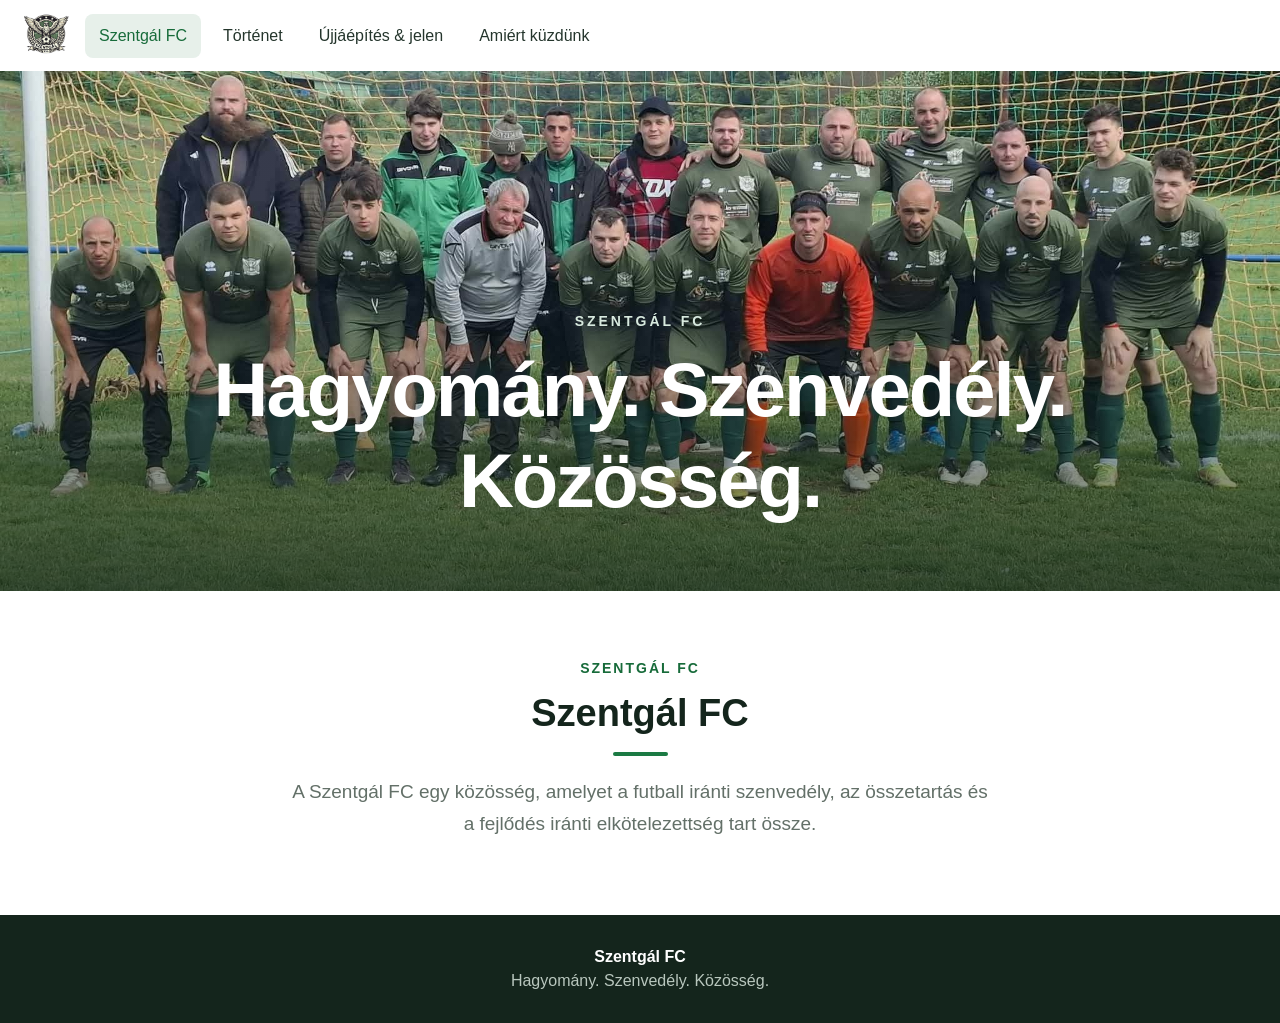
<file: index.html>
<!doctype html>
<html lang="hu">
<head>
  <meta charset="utf-8">
  <meta name="viewport" content="width=device-width, initial-scale=1">
  <title>Szentgál FC – Főoldal</title>
  <link href="https://cdn.jsdelivr.net/npm/bootstrap@5.0.2/dist/css/bootstrap.min.css" rel="stylesheet" integrity="sha384-EVSTQN3/azprG1Anm3QDgpJLIm9Nao0Yz1ztcQTwFspd3yD65VohhpuuCOmLASjC" crossorigin="anonymous">
  <link href="style.css" rel="stylesheet">
  <link rel="icon" type="image/x-icon" href="./img/logo.png">
</head>
<body>

<nav class="navbar navbar-expand-lg navbar-light">
  <div class="container-fluid px-4">
    <a class="navbar-brand" href="index.html">
      <img src="./img/logo.png" alt="Szentgál FC logo">
    </a>
    <button class="navbar-toggler" type="button" data-bs-toggle="collapse" data-bs-target="#navbarSupportedContent" aria-controls="navbarSupportedContent" aria-expanded="false" aria-label="Navigáció megnyitása">
      <span class="navbar-toggler-icon"></span>
    </button>
    <div class="collapse navbar-collapse" id="navbarSupportedContent">
      <ul class="navbar-nav me-auto mb-2 mb-lg-0">
        <li class="nav-item">
          <a class="nav-link active" href="index.html">Szentgál FC</a>
        </li>
        <li class="nav-item">
          <a class="nav-link" href="tortenet.html">Történet</a>
        </li>
        <li class="nav-item">
          <a class="nav-link" href="ujjaepites.html">Újjáépítés &amp; jelen</a>
        </li>
        <li class="nav-item">
          <a class="nav-link" href="kuzdunk.html">Amiért küzdünk</a>
        </li>
      </ul>
    </div>
  </div>
</nav>

<section class="hero">
  <img src="./img/csapatkep.png" alt="Szentgál FC csapata">
  <div class="hero-overlay"></div>
  <div class="hero-content">
    <span class="hero-label">Szentgál FC</span>
    <h1>Hagyomány. Szenvedély. Közösség.</h1>
  </div>
</section>

<section class="intro">
  <div class="container">
    <span class="page-label">Szentgál FC</span>
    <h2>Szentgál FC</h2>
    <p>
      A Szentgál FC egy közösség, amelyet a futball iránti szenvedély,
      az összetartás és a fejlődés iránti elkötelezettség tart össze.
    </p>
  </div>
</section>

<footer>
  <strong>Szentgál FC</strong><br>
  Hagyomány. Szenvedély. Közösség.
</footer>

<script src="https://cdn.jsdelivr.net/npm/bootstrap@5.0.2/dist/js/bootstrap.bundle.min.js" integrity="sha384-MrcW6ZMFYlzcLA8Nl+NtUVF0sA7MsXsP1UyJoMp4YLEuNSfAP+JcXn/tWtIaxVXM" crossorigin="anonymous"></script>
</body>
</html>
</file>
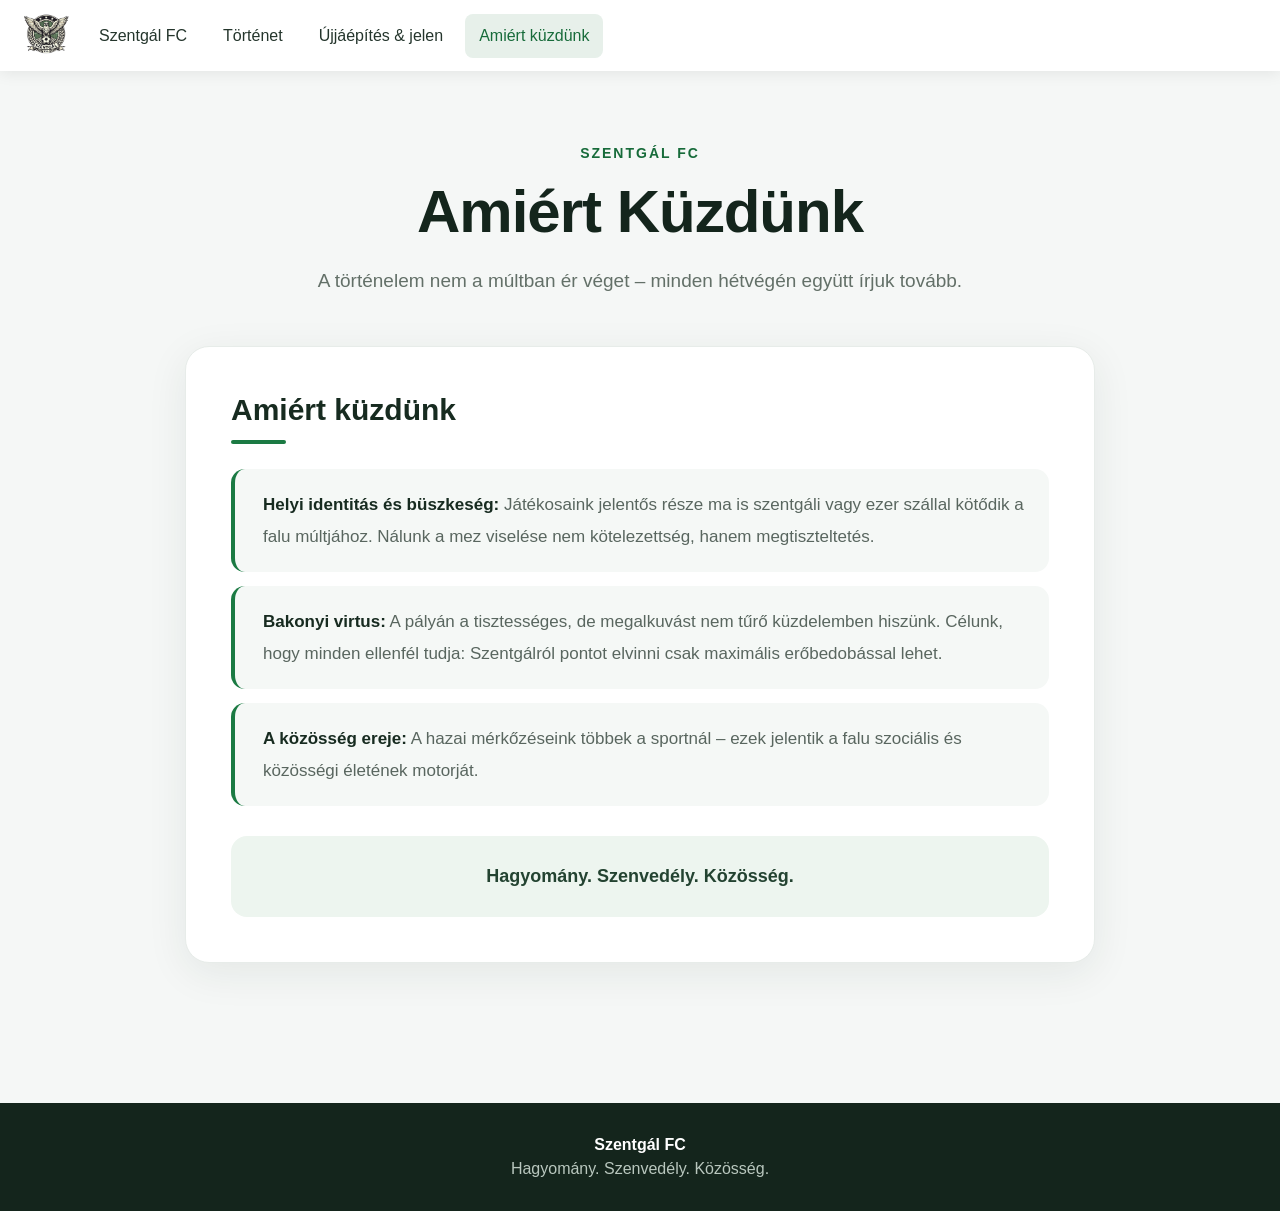
<file: kuzdunk.html>
<!doctype html>
<html lang="hu">
<head>
  <meta charset="utf-8">
  <meta name="viewport" content="width=device-width, initial-scale=1">
  <title>Szentgál FC – Amiért küzdünk</title>
  <link href="https://cdn.jsdelivr.net/npm/bootstrap@5.0.2/dist/css/bootstrap.min.css" rel="stylesheet" integrity="sha384-EVSTQN3/azprG1Anm3QDgpJLIm9Nao0Yz1ztcQTwFspd3yD65VohhpuuCOmLASjC" crossorigin="anonymous">
  <link href="style.css" rel="stylesheet">
  <link rel="icon" type="image/x-icon" href="./img/logo.png">
</head>
<body>

<nav class="navbar navbar-expand-lg navbar-light">
  <div class="container-fluid px-4">
    <a class="navbar-brand" href="index.html">
      <img src="./img/logo.png" alt="Szentgál FC logo">
    </a>
    <button class="navbar-toggler" type="button" data-bs-toggle="collapse" data-bs-target="#navbarSupportedContent" aria-controls="navbarSupportedContent" aria-expanded="false" aria-label="Navigáció megnyitása">
      <span class="navbar-toggler-icon"></span>
    </button>
    <div class="collapse navbar-collapse" id="navbarSupportedContent">
      <ul class="navbar-nav me-auto mb-2 mb-lg-0">
        <li class="nav-item">
          <a class="nav-link" href="index.html">Szentgál FC</a>
        </li>
        <li class="nav-item">
          <a class="nav-link" href="tortenet.html">Történet</a>
        </li>
        <li class="nav-item">
          <a class="nav-link" href="ujjaepites.html">Újjáépítés &amp; jelen</a>
        </li>
        <li class="nav-item">
          <a class="nav-link active" href="kuzdunk.html">Amiért küzdünk</a>
        </li>
      </ul>
    </div>
  </div>
</nav>

<main class="main-content">

  <section class="page-header">
    <span class="page-label">Szentgál FC</span>
    <h1>Amiért Küzdünk</h1>
    <p>A történelem nem a múltban ér véget – minden hétvégén együtt írjuk tovább.</p>
  </section>

  <section class="content-card">
    <h2>Amiért küzdünk</h2>

    <ul class="feature-list">
      <li>
        <b>Helyi identitás és büszkeség:</b>
        Játékosaink jelentős része ma is szentgáli vagy ezer szállal kötődik a falu múltjához.
        Nálunk a mez viselése nem kötelezettség, hanem megtiszteltetés.
      </li>
      <li>
        <b>Bakonyi virtus:</b>
        A pályán a tisztességes, de megalkuvást nem tűrő küzdelemben hiszünk.
        Célunk, hogy minden ellenfél tudja: Szentgálról pontot elvinni csak maximális
        erőbedobással lehet.
      </li>
      <li>
        <b>A közösség ereje:</b>
        A hazai mérkőzéseink többek a sportnál – ezek jelentik a falu szociális
        és közösségi életének motorját.
      </li>
    </ul>

    <div class="closing-box">Hagyomány. Szenvedély. Közösség.</div>
  </section>

</main>

<footer>
  <strong>Szentgál FC</strong><br>
  Hagyomány. Szenvedély. Közösség.
</footer>

<script src="https://cdn.jsdelivr.net/npm/bootstrap@5.0.2/dist/js/bootstrap.bundle.min.js" integrity="sha384-MrcW6ZMFYlzcLA8Nl+NtUVF0sA7MsXsP1UyJoMp4YLEuNSfAP+JcXn/tWtIaxVXM" crossorigin="anonymous"></script>
</body>
</html>
</file>
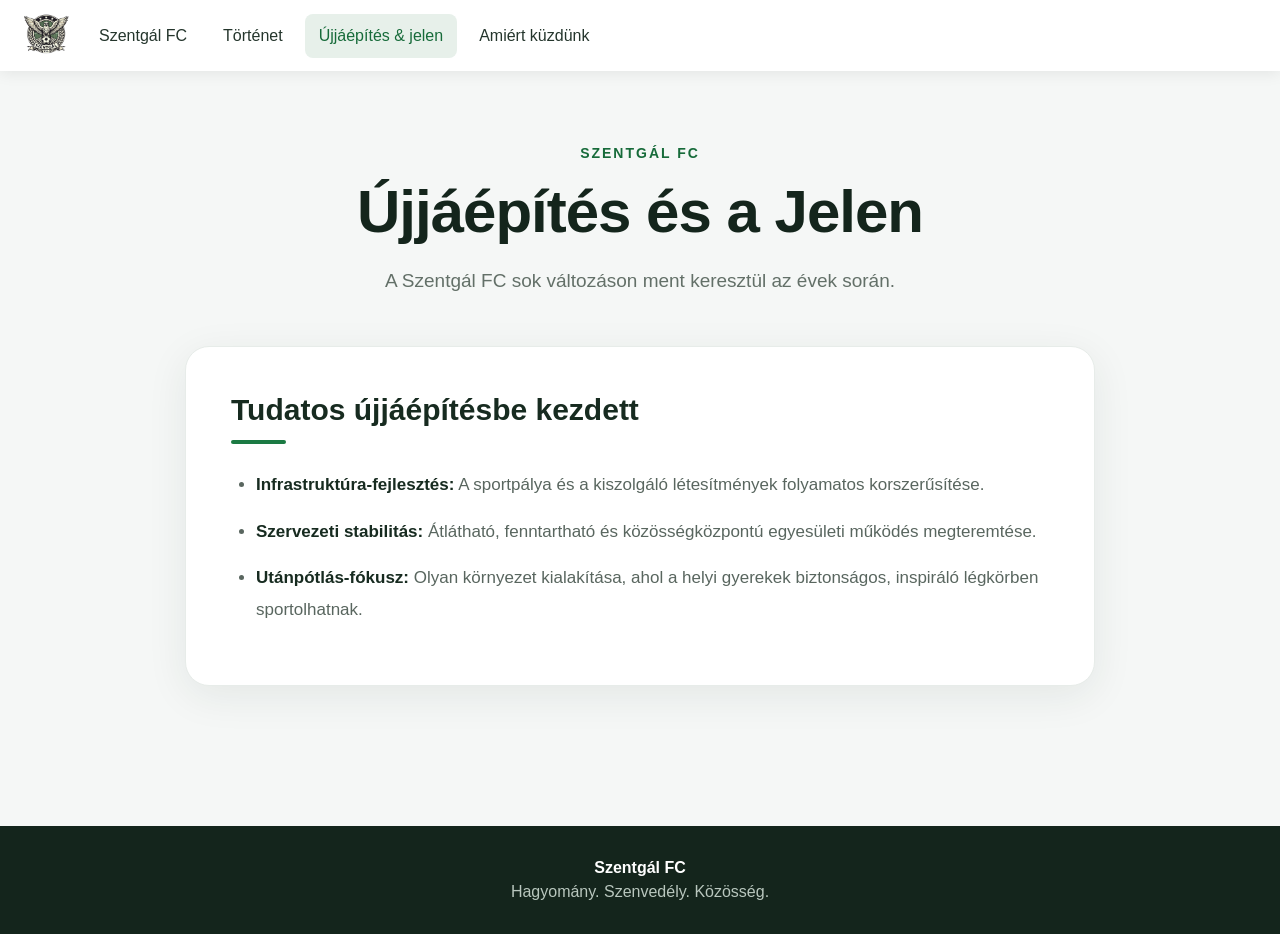
<file: ujjaepites.html>
<!doctype html>
<html lang="hu">
<head>
  <meta charset="utf-8">
  <meta name="viewport" content="width=device-width, initial-scale=1">
  <title>Szentgál FC – Újjáépítés és a jelen</title>
  <link href="https://cdn.jsdelivr.net/npm/bootstrap@5.0.2/dist/css/bootstrap.min.css" rel="stylesheet" integrity="sha384-EVSTQN3/azprG1Anm3QDgpJLIm9Nao0Yz1ztcQTwFspd3yD65VohhpuuCOmLASjC" crossorigin="anonymous">
  <link href="style.css" rel="stylesheet">
  <link rel="icon" type="image/x-icon" href="./img/logo.png">
</head>
<body>

<nav class="navbar navbar-expand-lg navbar-light">
  <div class="container-fluid px-4">
    <a class="navbar-brand" href="index.html">
      <img src="./img/logo.png" alt="Szentgál FC logo">
    </a>
    <button class="navbar-toggler" type="button" data-bs-toggle="collapse" data-bs-target="#navbarSupportedContent" aria-controls="navbarSupportedContent" aria-expanded="false" aria-label="Navigáció megnyitása">
      <span class="navbar-toggler-icon"></span>
    </button>
    <div class="collapse navbar-collapse" id="navbarSupportedContent">
      <ul class="navbar-nav me-auto mb-2 mb-lg-0">
        <li class="nav-item">
          <a class="nav-link" href="index.html">Szentgál FC</a>
        </li>
        <li class="nav-item">
          <a class="nav-link" href="tortenet.html">Történet</a>
        </li>
        <li class="nav-item">
          <a class="nav-link active" href="ujjaepites.html">Újjáépítés &amp; jelen</a>
        </li>
        <li class="nav-item">
          <a class="nav-link" href="kuzdunk.html">Amiért küzdünk</a>
        </li>
      </ul>
    </div>
  </div>
</nav>

<main class="main-content">

  <section class="page-header">
    <span class="page-label">Szentgál FC</span>
    <h1>Újjáépítés és a Jelen</h1>
    <p>A Szentgál FC sok változáson ment keresztül az évek során.</p>
  </section>

  <section class="content-card">
    <h2>Tudatos újjáépítésbe kezdett</h2>
    <ul>
      <li>
        <b>Infrastruktúra-fejlesztés:</b>
        A sportpálya és a kiszolgáló létesítmények folyamatos korszerűsítése.
      </li>
      <li>
        <b>Szervezeti stabilitás:</b>
        Átlátható, fenntartható és közösségközpontú egyesületi működés megteremtése.
      </li>
      <li>
        <b>Utánpótlás-fókusz:</b>
        Olyan környezet kialakítása, ahol a helyi gyerekek biztonságos, inspiráló légkörben sportolhatnak.
      </li>
    </ul>
  </section>

</main>

<footer>
  <strong>Szentgál FC</strong><br>
  Hagyomány. Szenvedély. Közösség.
</footer>

<script src="https://cdn.jsdelivr.net/npm/bootstrap@5.0.2/dist/js/bootstrap.bundle.min.js" integrity="sha384-MrcW6ZMFYlzcLA8Nl+NtUVF0sA7MsXsP1UyJoMp4YLEuNSfAP+JcXn/tWtIaxVXM" crossorigin="anonymous"></script>
</body>
</html>
</file>
<file: style.css>
body {
  margin: 0;
  background: #f5f7f6;
  color: #17211c;
  font-family: Arial, Helvetica, sans-serif;
}

.navbar {
  background: #ffffff !important;
  box-shadow: 0 2px 15px rgba(0, 0, 0, 0.08);
  padding: 8px 0;
}

.navbar-brand img {
  width: 45px;
  height: 45px;
  object-fit: contain;
}

.navbar-nav {
  gap: 8px;
}

.nav-link {
  color: #24352c !important;
  font-weight: 500;
  padding: 10px 14px !important;
  border-radius: 8px;
  transition: all 0.2s ease;
}

.nav-link:hover,
.nav-link.active {
  background: #e7f0ea;
  color: #176b3a !important;
}

.main-content {
  max-width: 950px;
  margin: 0 auto;
  padding: 70px 20px 140px;
}

.page-header {
  text-align: center;
  margin-bottom: 50px;
}

.page-label,
.hero-label {
  display: inline-block;
  margin-bottom: 12px;
  font-size: 14px;
  font-weight: bold;
  letter-spacing: 2px;
  text-transform: uppercase;
  color: #176b3a;
}

.page-header h1 {
  margin: 0;
  font-size: clamp(36px, 6vw, 60px);
  font-weight: 800;
  letter-spacing: -1px;
  color: #14251c;
}

.page-header p {
  max-width: 700px;
  margin: 18px auto 0;
  font-size: 19px;
  line-height: 1.6;
  color: #637068;
}

.content-card {
  background: #ffffff;
  border-radius: 24px;
  padding: 45px;
  box-shadow: 0 10px 40px rgba(23, 52, 37, 0.08);
  border: 1px solid #e7ece9;
}

.content-card h2 {
  margin: 0 0 25px;
  font-size: 30px;
  font-weight: 800;
  color: #172b20;
}

.content-card h2::after,
.intro h2::after {
  content: "";
  display: block;
  width: 55px;
  height: 4px;
  margin-top: 12px;
  background: #1b7a43;
  border-radius: 10px;
}

.content-card p {
  margin-bottom: 20px;
  font-size: 17px;
  line-height: 1.85;
  color: #59665f;
}

.content-card p:last-child {
  margin-bottom: 0;
}

.content-card ul {
  margin: 0;
  padding-left: 25px;
}

.content-card li {
  margin-bottom: 15px;
  font-size: 17px;
  line-height: 1.85;
  color: #59665f;
}

.content-card .feature-list {
  padding: 0;
  list-style: none;
}

.content-card .feature-list li {
  margin-bottom: 14px;
  padding: 20px 20px 20px 28px;
  background: #f5f8f6;
  border-left: 4px solid #1b7a43;
  border-radius: 14px;
}

.content-card .feature-list li:last-child {
  margin-bottom: 0;
}

.content-card li b {
  color: #172b20;
}

.quote {
  margin: 40px 0;
  padding: 25px 30px;
  background: #edf5ef;
  border-left: 5px solid #1b7a43;
  border-radius: 0 12px 12px 0;
  font-size: 20px;
  font-weight: 600;
  color: #234331;
}

.closing-box {
  margin-top: 30px;
  padding: 25px 30px;
  background: #edf5ef;
  border-radius: 16px;
  text-align: center;
  font-size: 18px;
  line-height: 1.7;
  font-weight: 600;
  color: #234331;
}

.article-title {
  margin-bottom: 25px;
  text-align: center;
}

.article-title small {
  color: #1b7a43;
  font-weight: bold;
  letter-spacing: 1.5px;
  text-transform: uppercase;
}

.article-title h2 {
  margin: 8px 0 0;
  font-size: 32px;
  font-weight: 750;
}

.article-card {
  display: flex;
  max-width: 850px;
  margin: 0 auto;
  background: #ffffff;
  border: 1px solid #e7ece9;
  border-radius: 20px;
  overflow: hidden;
  text-decoration: none;
  color: inherit;
  box-shadow: 0 10px 35px rgba(0, 0, 0, 0.08);
  transition: transform 0.25s ease, box-shadow 0.25s ease;
}

.article-card:hover {
  transform: translateY(-6px);
  box-shadow: 0 18px 45px rgba(0, 0, 0, 0.13);
  color: inherit;
}

.article-card img {
  width: 42%;
  min-height: 280px;
  object-fit: cover;
}

.article-info {
  display: flex;
  flex-direction: column;
  justify-content: center;
  padding: 35px;
}

.article-info h3 {
  margin-bottom: 12px;
  font-size: 25px;
  font-weight: 750;
  color: #17251d;
}

.article-info p {
  margin-bottom: 20px;
  line-height: 1.6;
  color: #68736d;
}

.article-link {
  font-weight: bold;
  color: #176b3a;
}

.video {
  display: flex;
  justify-content: center;
  margin-top: 60px;
}

.video iframe {
  width: 100%;
  max-width: 560px;
  aspect-ratio: 16 / 9;
  border: 0;
  border-radius: 16px;
}

.hero {
  position: relative;
  height: 520px;
  overflow: hidden;
  background: #14251c;
}

.hero img {
  display: block;
  width: 100%;
  height: 100%;
  object-fit: cover;
}

.hero-overlay {
  position: absolute;
  inset: 0;
  background: linear-gradient(
    to bottom,
    rgba(20, 37, 28, 0.05) 0%,
    rgba(20, 37, 28, 0.10) 45%,
    rgba(20, 37, 28, 0.75) 100%
  );
}

.hero-content {
  position: absolute;
  left: 50%;
  bottom: 65px;
  transform: translateX(-50%);
  width: 100%;
  max-width: 950px;
  padding: 0 20px;
  text-align: center;
  color: #ffffff;
}

.hero-label {
  letter-spacing: 3px;
  color: #d8eadf;
}

.hero-content h1 {
  margin: 0;
  font-size: clamp(42px, 7vw, 76px);
  font-weight: 800;
  letter-spacing: -2px;
}

.intro {
  padding: 65px 20px 75px;
  background: #ffffff;
  text-align: center;
}

.intro h2 {
  margin: 0;
  font-size: 38px;
  font-weight: 800;
  color: #14251c;
}

.intro h2::after {
  margin: 15px auto 20px;
}

.intro p {
  max-width: 700px;
  margin: 0 auto;
  font-size: 19px;
  line-height: 1.7;
  color: #637068;
}

footer {
  padding: 30px 20px;
  background: #14251c;
  color: #b9c7be;
  text-align: center;
}

footer strong {
  color: #ffffff;
}

@media (max-width: 768px) {
  .main-content {
    padding: 45px 15px 100px;
  }

  .page-header {
    margin-bottom: 35px;
  }

  .page-header p,
  .intro p {
    font-size: 17px;
  }

  .content-card {
    padding: 28px 22px;
    border-radius: 18px;
  }

  .content-card h2 {
    font-size: 27px;
  }

  .content-card p,
  .content-card li {
    font-size: 16px;
    line-height: 1.75;
  }

  .content-card .feature-list li {
    padding: 18px 17px 18px 23px;
  }

  .closing-box {
    padding: 20px;
    font-size: 16px;
  }

  .article-card {
    display: block;
  }

  .article-card img {
    width: 100%;
    height: 220px;
    min-height: 0;
  }

  .article-info {
    padding: 25px;
  }

  .article-info h3 {
    font-size: 22px;
  }

  .hero {
    height: 420px;
  }

  .hero-content {
    bottom: 45px;
  }

  .hero-content h1 {
    font-size: 42px;
    letter-spacing: -1px;
  }

  .intro {
    padding: 50px 20px 60px;
  }

  .intro h2 {
    font-size: 32px;
  }
}
</file>
